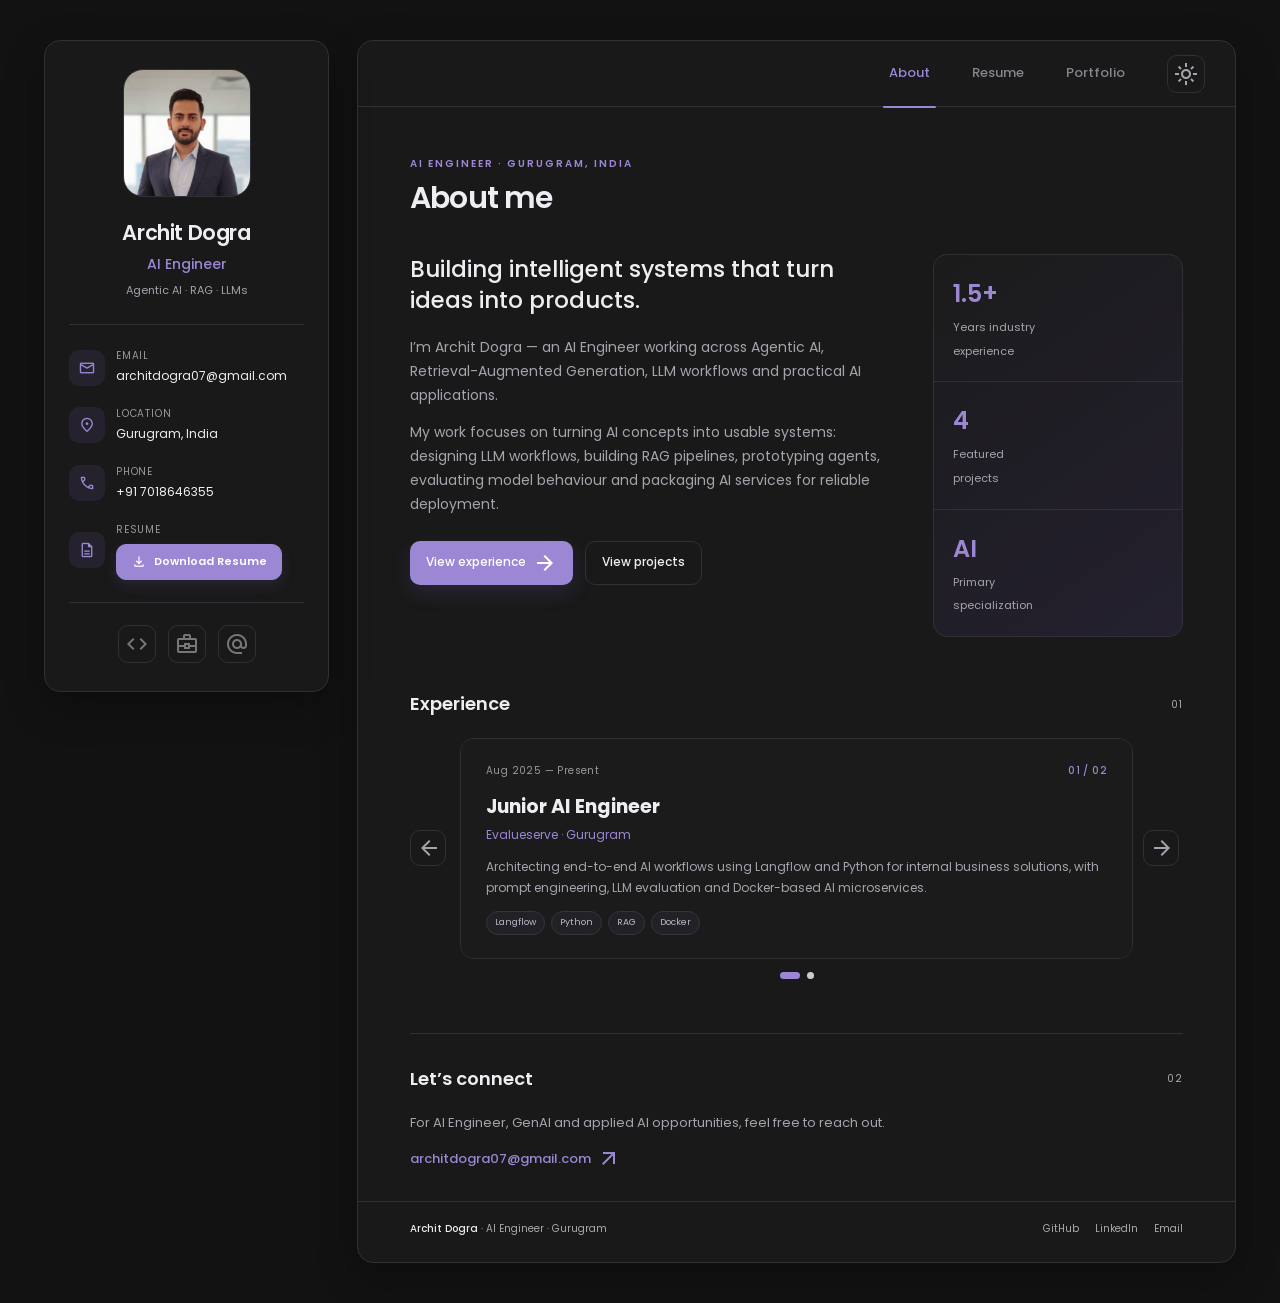
<file: index.html>
<!doctype html>
<html lang="en">
<head>
  <meta charset="UTF-8" />
  <meta name="viewport" content="width=device-width, initial-scale=1.0" />
  <title>Archit Dogra | AI Engineer</title>
  <meta name="description" content="Archit Dogra — AI Engineer focused on Agentic AI, RAG, LLM workflows and practical AI applications." />
  <link rel="preconnect" href="https://fonts.googleapis.com">
  <link rel="preconnect" href="https://fonts.gstatic.com" crossorigin>
  <link href="https://fonts.googleapis.com/css2?family=Poppins:wght@300;400;500;600&display=swap" rel="stylesheet">
  <link href="https://fonts.googleapis.com/icon?family=Material+Symbols+Outlined" rel="stylesheet">
  <link rel="stylesheet" href="style.css" />
</head>
<body>
<main>
  <aside class="sidebar" id="sidebar">
    <div class="sidebar-top">
      <figure class="avatar-box">
        <img src="assets/profile.jpg" alt="Archit Dogra" />
      </figure>
      <div class="identity">
        <h1>Archit Dogra</h1>
        <p>AI Engineer</p>
        <span>Agentic AI · RAG · LLMs</span>
      </div>
      <button class="contact-toggle" id="contactToggle" aria-expanded="false">
        <span>Show Contacts</span>
        <span class="material-symbols-outlined">expand_more</span>
      </button>
    </div>

    <div class="sidebar-details" id="sidebarDetails">
      <div class="separator"></div>
      <ul class="contact-list">
        <li>
          <span class="contact-icon material-symbols-outlined">mail</span>
          <div><small>Email</small><a href="mailto:architdogra07@gmail.com">architdogra07@gmail.com</a></div>
        </li>
        <li>
          <span class="contact-icon material-symbols-outlined">location_on</span>
          <div><small>Location</small><span>Gurugram, India</span></div>
        </li>
        <li>
          <span class="contact-icon material-symbols-outlined">phone</span>
          <div><small>Phone</small><a href="tel:+917018463655">+91 7018646355</a></div>
        </li>
        <li>
          <span class="contact-icon material-symbols-outlined">description</span>
          <div><small>Resume</small><a class="resume-btn" href="Archit_Dogra_Resume.pdf" target="_blank"><span class="material-symbols-outlined">download</span>Download Resume</a></div>
        </li>
      </ul>
      <div class="separator"></div>
      <div class="socials">
        <a href="https://github.com/Archit0720" target="_blank" aria-label="GitHub"><span class="material-symbols-outlined">code</span></a>
        <a href="https://www.linkedin.com/in/ad0720/" target="_blank" aria-label="LinkedIn"><span class="material-symbols-outlined">business_center</span></a>
        <a href="mailto:architdogra07@gmail.com" aria-label="Email"><span class="material-symbols-outlined">alternate_email</span></a>
      </div>
    </div>
  </aside>

  <section class="main-content">
    <nav class="navbar" aria-label="Primary navigation">
      <span class="navbar-indicator"></span>
      <button class="nav-link active" data-page="about">About</button>
      <button class="nav-link" data-page="resume">Resume</button>
      <button class="nav-link" data-page="portfolio">Portfolio</button>
      <button class="theme-toggle" id="themeToggle" aria-label="Toggle dark mode"><span class="material-symbols-outlined">dark_mode</span></button>
    </nav>

    <article class="page active" data-page-content="about">
      <header class="page-header"><p class="eyebrow">AI ENGINEER · GURUGRAM, INDIA</p><h2>About me</h2></header>
      <section class="about-intro">
        <div class="about-copy">
          <p class="lead">Building intelligent systems that turn ideas into products.</p>
          <p>I’m Archit Dogra — an AI Engineer working across Agentic AI, Retrieval-Augmented Generation, LLM workflows and practical AI applications.</p>
          <p>My work focuses on turning AI concepts into usable systems: designing LLM workflows, building RAG pipelines, prototyping agents, evaluating model behaviour and packaging AI services for reliable deployment.</p>
          <div class="cta-row">
            <button class="primary-btn" data-page-jump="resume">View experience <span class="material-symbols-outlined">arrow_forward</span></button>
            <button class="ghost-btn" data-page-jump="portfolio">View projects</button>
          </div>
        </div>
        <div class="stats-card">
          <div><strong>1.5+</strong><span>Years industry<br>experience</span></div>
          <div><strong>4</strong><span>Featured<br>projects</span></div>
          <div><strong>AI</strong><span>Primary<br>specialization</span></div>
        </div>
      </section>

      <section class="section-block home-experience">
        <div class="section-title-row"><h3>Experience</h3><span>01</span></div>
        <div class="experience-slider" id="experienceSlider">
          <button class="slider-btn prev" id="expPrev" aria-label="Previous experience"><span class="material-symbols-outlined">arrow_back</span></button>
          <div class="experience-viewport">
            <div class="experience-track">
              <article class="experience-slide">
                <div class="slide-meta"><span>Aug 2025 — Present</span><b>01 / 02</b></div>
                <h3>Junior AI Engineer</h3><p class="company">Evalueserve · Gurugram</p>
                <p>Architecting end-to-end AI workflows using Langflow and Python for internal business solutions, with prompt engineering, LLM evaluation and Docker-based AI microservices.</p>
                <div class="chips"><span>Langflow</span><span>Python</span><span>RAG</span><span>Docker</span></div>
              </article>
              <article class="experience-slide">
                <div class="slide-meta"><span>Feb 2025 — Jul 2025</span><b>02 / 02</b></div>
                <h3>AI Engineer Intern</h3><p class="company">Evalueserve</p>
                <p>Built internal AI tools and chatbots, rapidly prototyped LLM-based PoCs and gained hands-on exposure to Docker and Kubernetes.</p>
                <div class="chips"><span>LLMs</span><span>Python</span><span>Docker</span><span>Kubernetes</span></div>
              </article>
            </div>
          </div>
          <button class="slider-btn next" id="expNext" aria-label="Next experience"><span class="material-symbols-outlined">arrow_forward</span></button>
        </div>
        <div class="slider-dots" id="expDots"><button class="active" data-slide="0"></button><button data-slide="1"></button></div>
      </section>

      <section class="section-block compact-contact">
        <div class="section-title-row"><h3>Let’s connect</h3><span>02</span></div>
        <p>For AI Engineer, GenAI and applied AI opportunities, feel free to reach out.</p>
        <a class="email-link" href="mailto:architdogra07@gmail.com">architdogra07@gmail.com <span class="material-symbols-outlined">arrow_outward</span></a>
      </section>
    </article>

    <article class="page" data-page-content="resume">
      <header class="page-header"><p class="eyebrow">BACKGROUND · EXPERIENCE · SKILLS</p><h2>Resume</h2></header>
      <section class="section-block">
        <div class="section-title-row"><h3>Experience</h3><span>01</span></div>
        <div class="timeline">
          <div class="timeline-item"><div class="timeline-dot"></div><div class="timeline-date">Aug 2025 — Present</div><div class="timeline-content"><h4>Junior AI Engineer</h4><p class="company">Evalueserve · Gurugram</p><p>Architecting end-to-end AI workflows using Langflow and Python for internal business solutions. Working on prompt engineering, LLM evaluation pipelines and Docker-based AI microservice deployments.</p><div class="chips"><span>Langflow</span><span>Python</span><span>RAG</span><span>Docker</span><span>LLMs</span></div></div></div>
          <div class="timeline-item"><div class="timeline-dot"></div><div class="timeline-date">Feb 2025 — Jul 2025</div><div class="timeline-content"><h4>AI Engineer Intern</h4><p class="company">Evalueserve</p><p>Built internal AI tools and chatbots, rapidly prototyped LLM-based PoCs and gained hands-on exposure to Docker and Kubernetes.</p><div class="chips"><span>LLM</span><span>Python</span><span>Docker</span><span>Kubernetes</span></div></div></div>
        </div>
      </section>

      <section class="section-block education-block">
        <div class="section-title-row"><h3>Education</h3><span>02</span></div>
        <div class="education-list">
          <article class="education-item"><div class="education-year">2021 — 2025</div><div><h4>B.E. Computer Science Engineering — Hons.</h4><p>Chandigarh University · Specialization in Artificial Intelligence &amp; Machine Learning</p><strong>CGPA: 8.10 / 10</strong></div></article>
          <article class="education-item"><div class="education-year">2020</div><div><h4>Senior Secondary (Class 12)</h4><p>DAV Public School, Dehra, Himachal Pradesh · CBSE</p><strong>86%</strong></div></article>
          <article class="education-item"><div class="education-year">2018</div><div><h4>Secondary (Class 10)</h4><p>DAV Public School, Dehra, Himachal Pradesh · CBSE</p><strong>86.2%</strong></div></article>
        </div>
      </section>

      <section class="section-block skill-map-section">
        <div class="section-title-row"><h3>Skill map</h3><span>03</span></div>
        <p class="skill-hint">Hover a skill to see where I have used it.</p>
        <div class="skill-map">
          <div class="skill-category"><h4>Programming &amp; Data</h4><div class="skill-nodes">
            <span data-used="OmniMemory, ChatScope.AI, Persona &amp; NightVision.AI + workplace">Python</span><span data-used="Workplace">C++</span><span data-used="OmniMemory">TypeScript</span><span data-used="Workplace">JavaScript</span><span data-used="Workplace">SQL</span>
          </div></div>
          <div class="skill-category"><h4>Databases &amp; Developer Tools</h4><div class="skill-nodes">
            <span data-used="OmniMemory">React</span><span data-used="Workplace">PostgreSQL</span><span data-used="Workplace">pgvector</span><span data-used="OmniMemory">ChromaDB</span><span data-used="Workplace">MongoDB</span><span data-used="Workplace">Git</span><span data-used="Workplace + all portfolio projects">GitHub</span><span data-used="Workplace">Azure DevOps</span><span data-used="Workplace">Postman</span><span data-used="Workplace">Swagger</span>
          </div></div>
          <div class="skill-category"><h4>Agentic AI</h4><div class="skill-nodes">
            <span data-used="Workplace">Agentic AI</span><span data-used="OmniMemory, ChatScope.AI, Persona &amp; NightVision.AI">Generative AI</span><span data-used="OmniMemory">LangChain</span><span data-used="Workplace">LangGraph</span><span data-used="Workplace">Multi-Agent Systems</span><span data-used="Workplace">Agent Evaluation</span><span data-used="OmniMemory &amp; ChatScope.AI">RAG</span><span data-used="Workplace">MCP</span><span data-used="Workplace">LLMOps</span><span data-used="Workplace">Prompt Engineering</span><span data-used="Workplace">Context Engineering</span>
          </div></div>
          <div class="skill-category"><h4>Machine Learning</h4><div class="skill-nodes">
            <span data-used="Workplace">Deep Learning</span><span data-used="NightVision.AI">Computer Vision</span><span data-used="ChatScope.AI">NLP</span><span data-used="Workplace">Predictive Modeling</span><span data-used="Workplace">Feature Engineering</span><span data-used="Workplace">Scikit-learn</span><span data-used="Workplace">TensorFlow</span><span data-used="Workplace">PyTorch</span>
          </div></div>
          <div class="skill-category"><h4>Backend &amp; APIs</h4><div class="skill-nodes">
            <span data-used="OmniMemory">FastAPI</span><span data-used="Workplace">NestJS</span><span data-used="Workplace">Express.js</span><span data-used="Workplace">Node.js</span><span data-used="OmniMemory + workplace">REST APIs</span><span data-used="Workplace">SQLAlchemy</span>
          </div></div>
        </div>
      </section>
    </article>

    <article class="page" data-page-content="portfolio">
      <header class="page-header"><p class="eyebrow">SELECTED WORK</p><h2>Projects</h2></header>
      <section class="projects-grid">
        <article class="project-card"><div class="project-image"><img src="assets/omnimemory.png" alt="OmniMemory"/><a href="https://github.com/Archit0720/OmniMemory" target="_blank" class="project-arrow"><span class="material-symbols-outlined">arrow_outward</span></a></div><div class="project-body"><p class="project-number">01</p><h3>OmniMemory</h3><p>AI-powered knowledge management system with document ingestion, semantic search and contextual AI chat.</p><div class="chips"><span>Next.js</span><span>FastAPI</span><span>ChromaDB</span><span>Groq</span></div></div></article>
        <article class="project-card"><div class="project-image"><img src="assets/chatscope.png" alt="ChatScope.AI"/><a href="https://github.com/Archit0720/ChatScope.AI" target="_blank" class="project-arrow"><span class="material-symbols-outlined">arrow_outward</span></a></div><div class="project-body"><p class="project-number">02</p><h3>ChatScope.AI</h3><p>Privacy-first WhatsApp chat analyzer combining conversation analytics, semantic search and an optional LLM assistant.</p><div class="chips"><span>Python</span><span>Streamlit</span><span>TF-IDF</span><span>Groq</span></div></div></article>
        <article class="project-card"><div class="project-image"><img src="assets/persona.jpg" alt="Persona"/><a href="https://github.com/Archit0720/Custom-Agent-Chatbot" target="_blank" class="project-arrow"><span class="material-symbols-outlined">arrow_outward</span></a></div><div class="project-body"><p class="project-number">03</p><h3>Persona</h3><p>Character chat studio for creating context-aware fictional personalities, group conversations and autonomous debates.</p><div class="chips"><span>Groq</span><span>Python</span><span>Streamlit</span><span>Docker</span></div></div></article>
        <article class="project-card"><div class="project-image"><img src="assets/nightvision.png" alt="NightVision.AI"/><a href="https://github.com/Archit0720/NightVision.AI" target="_blank" class="project-arrow"><span class="material-symbols-outlined">arrow_outward</span></a></div><div class="project-body"><p class="project-number">04</p><h3>NightVision.AI</h3><p>Low-light enhancement and object detection system combining OpenCV, YOLOv8s and multimodal scene intelligence.</p><div class="chips"><span>OpenCV</span><span>YOLOv8</span><span>Groq Vision</span><span>Python</span></div></div></article>
      </section>
      <section class="contact-strip"><div><p class="eyebrow">HAVE A ROLE OR PROJECT?</p><h3>Let’s build something useful.</h3></div><a href="mailto:architdogra07@gmail.com" class="primary-btn">Contact me <span class="material-symbols-outlined">arrow_outward</span></a></section>
    </article>

    <footer><div><strong>Archit Dogra</strong><span> · AI Engineer · Gurugram</span></div><div class="footer-links"><a href="https://github.com/Archit0720" target="_blank">GitHub</a><a href="https://www.linkedin.com/in/ad0720/" target="_blank">LinkedIn</a><a href="mailto:architdogra07@gmail.com">Email</a></div></footer>
  </section>
</main>
<script src="script.js"></script>
</body>
</html>
</file>
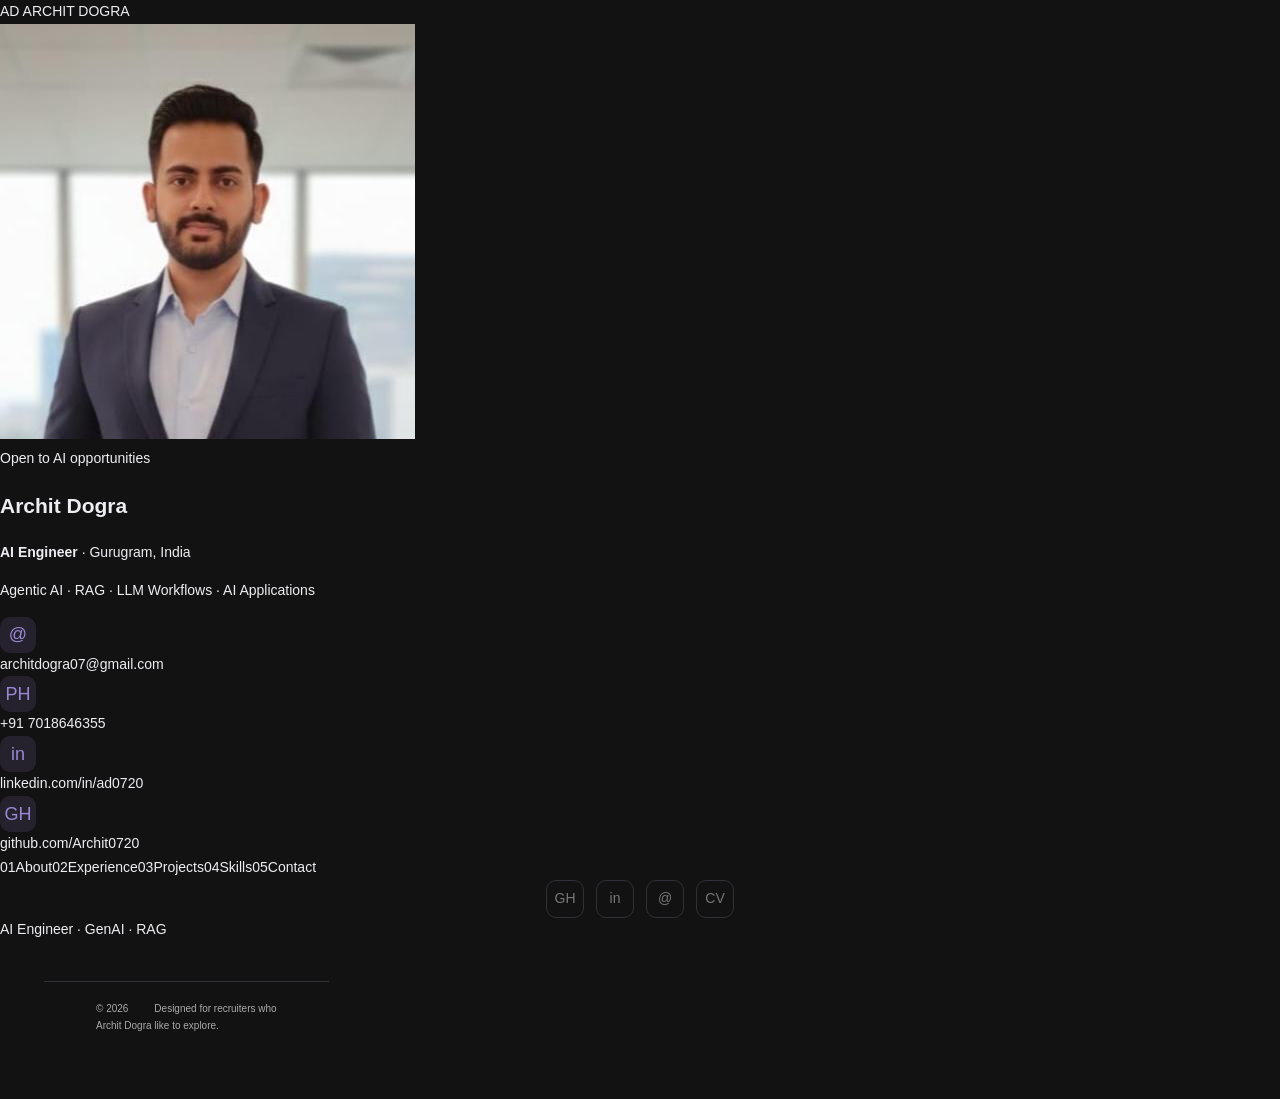
<file: contact.html>
<!DOCTYPE html><html lang="en"><head><meta charset="UTF-8"><meta name="viewport" content="width=device-width,initial-scale=1.0"><meta name="description" content="Contact Archit Dogra, AI Engineer."><title>Contact — Archit Dogra</title><link rel="icon" href="assets/profile.jpg"><link rel="stylesheet" href="style.css"></head><body class="page-enter"><div class="noise"></div><div class="cursor-glow"></div><aside class="side"><div class="side-glow"></div><a class="side-brand" href="index.html"><span class="mark">AD</span> ARCHIT DOGRA</a><div class="profile"><div class="profile-frame"><img src="assets/profile.jpg" alt="Archit Dogra"><div class="status"><i></i> Open to AI opportunities</div></div></div><div class="side-info"><h1>Archit Dogra</h1><div class="side-role"><b>AI Engineer</b> · Gurugram, India</div></div><p class="side-copy">Agentic AI · RAG · LLM Workflows · AI Applications</p><div class="side-contact"><a href="mailto:architdogra07@gmail.com"><span class="contact-icon">@</span>architdogra07@gmail.com</a><a href="tel:+917018646355"><span class="contact-icon">PH</span>+91 7018646355</a><a href="https://www.linkedin.com/in/ad0720/" target="_blank" rel="noreferrer"><span class="contact-icon">in</span>linkedin.com/in/ad0720</a><a href="https://github.com/Archit0720" target="_blank" rel="noreferrer"><span class="contact-icon">GH</span>github.com/Archit0720</a></div><nav class="side-nav"><a href="index.html"><span>01</span>About</a><a href="experience.html"><span>02</span>Experience</a><a href="projects.html"><span>03</span>Projects</a><a href="skills.html"><span>04</span>Skills</a><a href="contact.html"><span>05</span>Contact</a></nav><div class="side-bottom"><div class="socials"><a class="social" href="https://github.com/Archit0720" target="_blank" rel="noreferrer">GH</a><a class="social" href="https://www.linkedin.com/in/ad0720/" target="_blank" rel="noreferrer">in</a><a class="social" href="mailto:architdogra07@gmail.com">@</a><a class="social" href="Archit_Dogra_Resume.pdf" target="_blank">CV</a></div><div class="availability"><i></i> AI Engineer · GenAI · RAG</div></div></aside><main class="main"><section class="page"><header class="page-head reveal"><div class="kicker">05 · Contact</div><h1 class="page-title">Let’s talk about <span class="grad">AI.</span></h1><p class="page-sub">If you’re hiring for AI Engineer, GenAI, RAG or LLM application roles, I’d be glad to discuss the problem, team and role.</p></header><div class="contact-card reveal"><h2>Build something useful.</h2><p>For the quickest response, use email. LinkedIn works well for professional conversations and opportunities.</p><div class="contact-grid"><a class="contact-link" href="mailto:architdogra07@gmail.com"><div><small>Email</small><b>architdogra07@gmail.com</b></div><span>↗</span></a><a class="contact-link" href="https://www.linkedin.com/in/ad0720/" target="_blank" rel="noreferrer"><div><small>LinkedIn</small><b>linkedin.com/in/ad0720</b></div><span>↗</span></a><a class="contact-link" href="https://github.com/Archit0720" target="_blank" rel="noreferrer"><div><small>GitHub</small><b>github.com/Archit0720</b></div><span>↗</span></a><a class="contact-link" href="Archit_Dogra_Resume.pdf" target="_blank"><div><small>Resume</small><b>View / download PDF</b></div><span>↓</span></a></div></div><div class="rule"></div><div class="about-grid"><div class="mini-card reveal"><b>AI</b><span>Agentic AI · RAG · LLM workflows · Vision</span></div><div class="mini-card reveal delay1"><b>Gurugram</b><span>India · open to relevant AI engineering opportunities</span></div></div></section><footer class="footer"><span>© 2026 Archit Dogra</span><span>Designed for recruiters who like to explore.</span></footer></main><script src="script.js"></script></body></html>
</file>
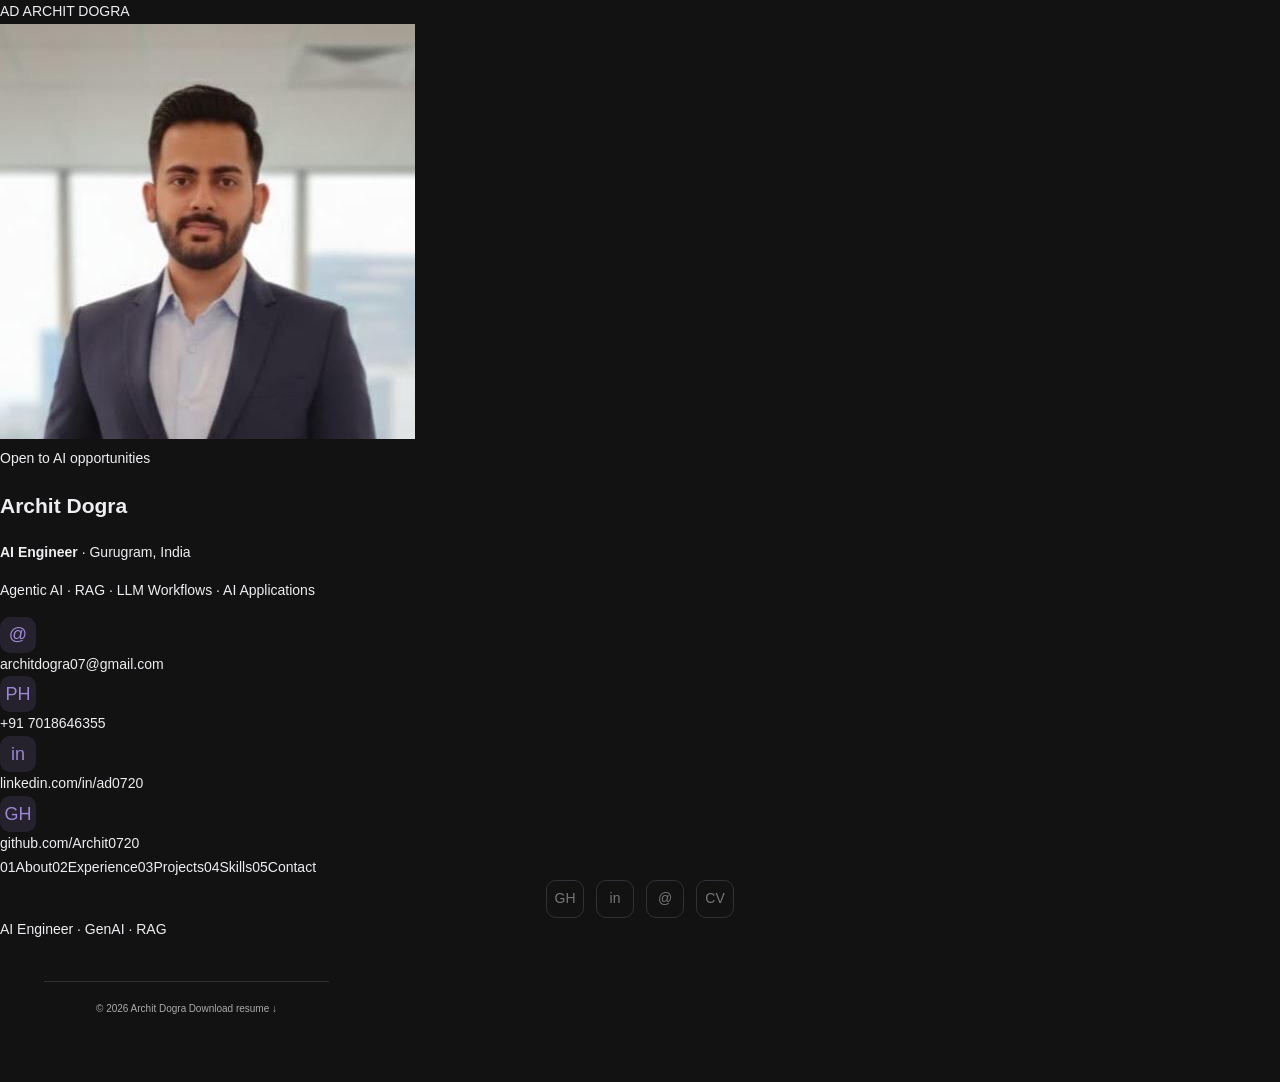
<file: experience.html>
<!DOCTYPE html><html lang="en"><head><meta charset="UTF-8"><meta name="viewport" content="width=device-width,initial-scale=1.0"><meta name="description" content="Archit Dogra — professional experience and education."><title>Experience — Archit Dogra</title><link rel="icon" href="assets/profile.jpg"><link rel="stylesheet" href="style.css"></head><body class="page-enter"><div class="noise"></div><div class="cursor-glow"></div><aside class="side"><div class="side-glow"></div><a class="side-brand" href="index.html"><span class="mark">AD</span> ARCHIT DOGRA</a><div class="profile"><div class="profile-frame"><img src="assets/profile.jpg" alt="Archit Dogra"><div class="status"><i></i> Open to AI opportunities</div></div></div><div class="side-info"><h1>Archit Dogra</h1><div class="side-role"><b>AI Engineer</b> · Gurugram, India</div></div><p class="side-copy">Agentic AI · RAG · LLM Workflows · AI Applications</p><div class="side-contact"><a href="mailto:architdogra07@gmail.com"><span class="contact-icon">@</span>architdogra07@gmail.com</a><a href="tel:+917018646355"><span class="contact-icon">PH</span>+91 7018646355</a><a href="https://www.linkedin.com/in/ad0720/" target="_blank" rel="noreferrer"><span class="contact-icon">in</span>linkedin.com/in/ad0720</a><a href="https://github.com/Archit0720" target="_blank" rel="noreferrer"><span class="contact-icon">GH</span>github.com/Archit0720</a></div><nav class="side-nav"><a href="index.html"><span>01</span>About</a><a href="experience.html"><span>02</span>Experience</a><a href="projects.html"><span>03</span>Projects</a><a href="skills.html"><span>04</span>Skills</a><a href="contact.html"><span>05</span>Contact</a></nav><div class="side-bottom"><div class="socials"><a class="social" href="https://github.com/Archit0720" target="_blank" rel="noreferrer">GH</a><a class="social" href="https://www.linkedin.com/in/ad0720/" target="_blank" rel="noreferrer">in</a><a class="social" href="mailto:architdogra07@gmail.com">@</a><a class="social" href="Archit_Dogra_Resume.pdf" target="_blank">CV</a></div><div class="availability"><i></i> AI Engineer · GenAI · RAG</div></div></aside><main class="main"><section class="page"><header class="page-head reveal"><div class="kicker">02 · Career timeline</div><h1 class="page-title">Experience, <span class="grad">without the resume wall.</span></h1><p class="page-sub">A structured view of the work and education that shaped my current focus in AI engineering.</p></header><div class="exp-list"><article class="exp-item reveal"><div class="exp-year">AUG 2025 — NOW</div><div class="exp-node"></div><div class="exp-card"><span class="label">Professional</span><h2>Junior AI Engineer</h2><h3>Evalueserve · Gurugram, India</h3><div class="chips"><span class="chip">Python</span><span class="chip">Langflow</span><span class="chip">LLM Workflows</span><span class="chip">Docker</span><span class="chip">Prompt Engineering</span></div><ul><li>Architect end-to-end AI workflows using Langflow and Python for internal business solutions.</li><li>Design prompt engineering strategies and LLM evaluation workflows focused on response quality and hallucination reduction.</li><li>Work with Docker-based deployments for AI microservices and production updates.</li></ul></div></article><article class="exp-item reveal"><div class="exp-year">FEB 2025 — JUL 2025</div><div class="exp-node"></div><div class="exp-card"><span class="label">Internship</span><h2>AI Engineer Intern</h2><h3>Evalueserve · Gurugram, India</h3><div class="chips"><span class="chip">Python</span><span class="chip">LLM Frameworks</span><span class="chip">Docker</span><span class="chip">Kubernetes</span></div><ul><li>Built internal AI tools and chatbots.</li><li>Rapidly prototyped AI proof-of-concepts using multiple LLM frameworks.</li><li>Built foundational exposure to Docker and Kubernetes while working around AI application deployments.</li></ul></div></article></div><div class="rule"></div><div class="about-grid"><div class="mini-card reveal"><b>86%</b><span>Senior Secondary · CBSE · DAV Public School</span></div><div class="mini-card reveal delay1"><b>86.2%</b><span>Secondary · CBSE · DAV Public School</span></div></div></section><footer class="footer"><span>© 2026 Archit Dogra</span><a href="Archit_Dogra_Resume.pdf" target="_blank">Download resume ↓</a></footer></main><script src="script.js"></script></body></html>
</file>
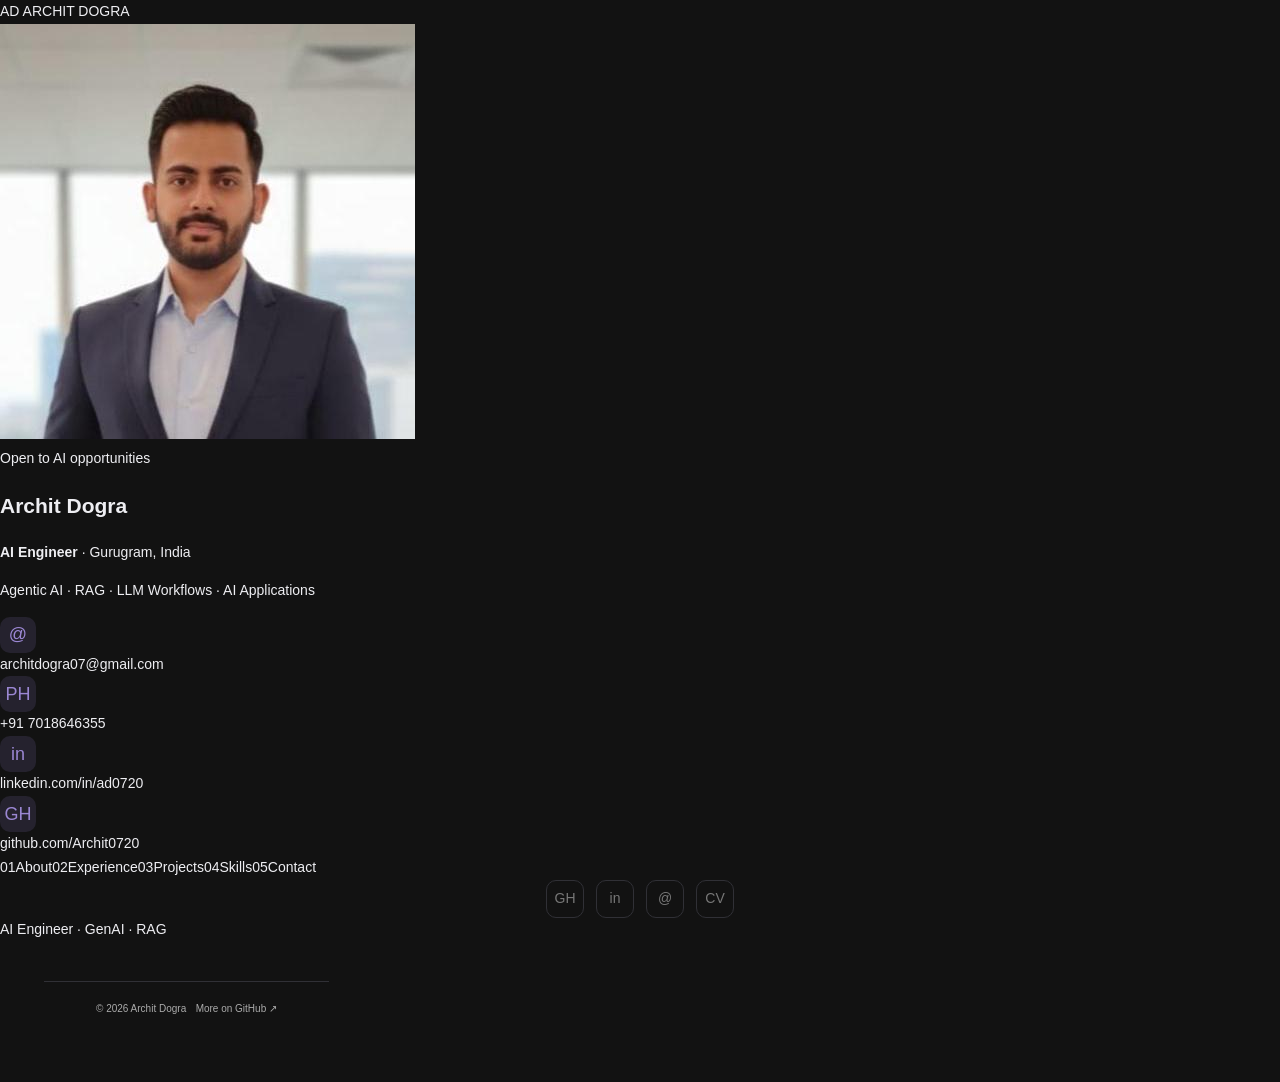
<file: projects.html>
<!DOCTYPE html><html lang="en"><head><meta charset="UTF-8"><meta name="viewport" content="width=device-width,initial-scale=1.0"><meta name="description" content="Archit Dogra — selected AI projects."><title>Projects — Archit Dogra</title><link rel="icon" href="assets/profile.jpg"><link rel="stylesheet" href="style.css"></head><body class="page-enter"><div class="noise"></div><div class="cursor-glow"></div><aside class="side"><div class="side-glow"></div><a class="side-brand" href="index.html"><span class="mark">AD</span> ARCHIT DOGRA</a><div class="profile"><div class="profile-frame"><img src="assets/profile.jpg" alt="Archit Dogra"><div class="status"><i></i> Open to AI opportunities</div></div></div><div class="side-info"><h1>Archit Dogra</h1><div class="side-role"><b>AI Engineer</b> · Gurugram, India</div></div><p class="side-copy">Agentic AI · RAG · LLM Workflows · AI Applications</p><div class="side-contact"><a href="mailto:architdogra07@gmail.com"><span class="contact-icon">@</span>architdogra07@gmail.com</a><a href="tel:+917018646355"><span class="contact-icon">PH</span>+91 7018646355</a><a href="https://www.linkedin.com/in/ad0720/" target="_blank" rel="noreferrer"><span class="contact-icon">in</span>linkedin.com/in/ad0720</a><a href="https://github.com/Archit0720" target="_blank" rel="noreferrer"><span class="contact-icon">GH</span>github.com/Archit0720</a></div><nav class="side-nav"><a href="index.html"><span>01</span>About</a><a href="experience.html"><span>02</span>Experience</a><a href="projects.html"><span>03</span>Projects</a><a href="skills.html"><span>04</span>Skills</a><a href="contact.html"><span>05</span>Contact</a></nav><div class="side-bottom"><div class="socials"><a class="social" href="https://github.com/Archit0720" target="_blank" rel="noreferrer">GH</a><a class="social" href="https://www.linkedin.com/in/ad0720/" target="_blank" rel="noreferrer">in</a><a class="social" href="mailto:architdogra07@gmail.com">@</a><a class="social" href="Archit_Dogra_Resume.pdf" target="_blank">CV</a></div><div class="availability"><i></i> AI Engineer · GenAI · RAG</div></div></aside><main class="main"><section class="page"><header class="page-head reveal"><div class="kicker">03 · Selected projects</div><h1 class="page-title">Selected <span class="grad">projects.</span></h1><p class="page-sub">A selection of AI products and experiments across retrieval, memory, multimodal intelligence, analytics and character-driven interaction.</p></header><div class="projects-grid"><article class="project reveal"><div class="project-img"><img src="assets/omnimemory.png" alt="OmniMemory"></div><div class="project-body"><div class="project-meta"><span>01 · Knowledge / RAG</span><a href="https://github.com/Archit0720/OmniMemory" target="_blank">GitHub ↗</a></div><h2>OmniMemory</h2><p>AI-powered knowledge management — upload documents, generate summaries and topics, search semantically, and chat with a personal knowledge base.</p><div class="chips"><span class="chip">Next.js</span><span class="chip">FastAPI</span><span class="chip">ChromaDB</span><span class="chip">Groq</span><span class="chip">LangChain</span></div></div><span class="project-arrow">↗</span></article><article class="project reveal delay1"><div class="project-img"><img src="assets/chatscope.png" alt="ChatScope.AI"></div><div class="project-body"><div class="project-meta"><span>02 · NLP / Analytics</span><a href="https://github.com/Archit0720/ChatScope.AI" target="_blank">GitHub ↗</a></div><h2>ChatScope.AI</h2><p>Privacy-first WhatsApp chat analytics with activity insights, word clouds, local TF-IDF semantic search and an optional Groq assistant.</p><div class="chips"><span class="chip">Python</span><span class="chip">Streamlit</span><span class="chip">TF-IDF</span><span class="chip">Groq</span></div></div><span class="project-arrow">↗</span></article><article class="project reveal"><div class="project-img"><img src="assets/persona.jpg" alt="Persona"></div><div class="project-body"><div class="project-meta"><span>03 · Character AI</span><a href="https://github.com/Archit0720/Custom-Agent-Chatbot" target="_blank">GitHub ↗</a></div><h2>Persona</h2><p>AI Character Chat Studio for creating fictional personalities with context-aware responses, character consistency, group chats and autonomous conversations.</p><div class="chips"><span class="chip">Python</span><span class="chip">Streamlit</span><span class="chip">Groq</span><span class="chip">Docker</span></div></div><span class="project-arrow">↗</span></article><article class="project reveal delay1"><div class="project-img"><img src="assets/nightvision.png" alt="NightVision AI"></div><div class="project-body"><div class="project-meta"><span>04 · Vision / Multimodal</span><a href="https://github.com/Archit0720/NightVision.AI" target="_blank">GitHub ↗</a></div><h2>NightVision.AI</h2><p>Hybrid low-light enhancement and scene intelligence combining OpenCV enhancement, YOLOv8s object detection and multimodal reasoning.</p><div class="chips"><span class="chip">OpenCV</span><span class="chip">YOLOv8s</span><span class="chip">Groq Vision</span><span class="chip">Python</span></div></div><span class="project-arrow">↗</span></article></div></section><footer class="footer"><span>© 2026 Archit Dogra</span><a href="https://github.com/Archit0720" target="_blank">More on GitHub ↗</a></footer></main><script src="script.js"></script></body></html>
</file>
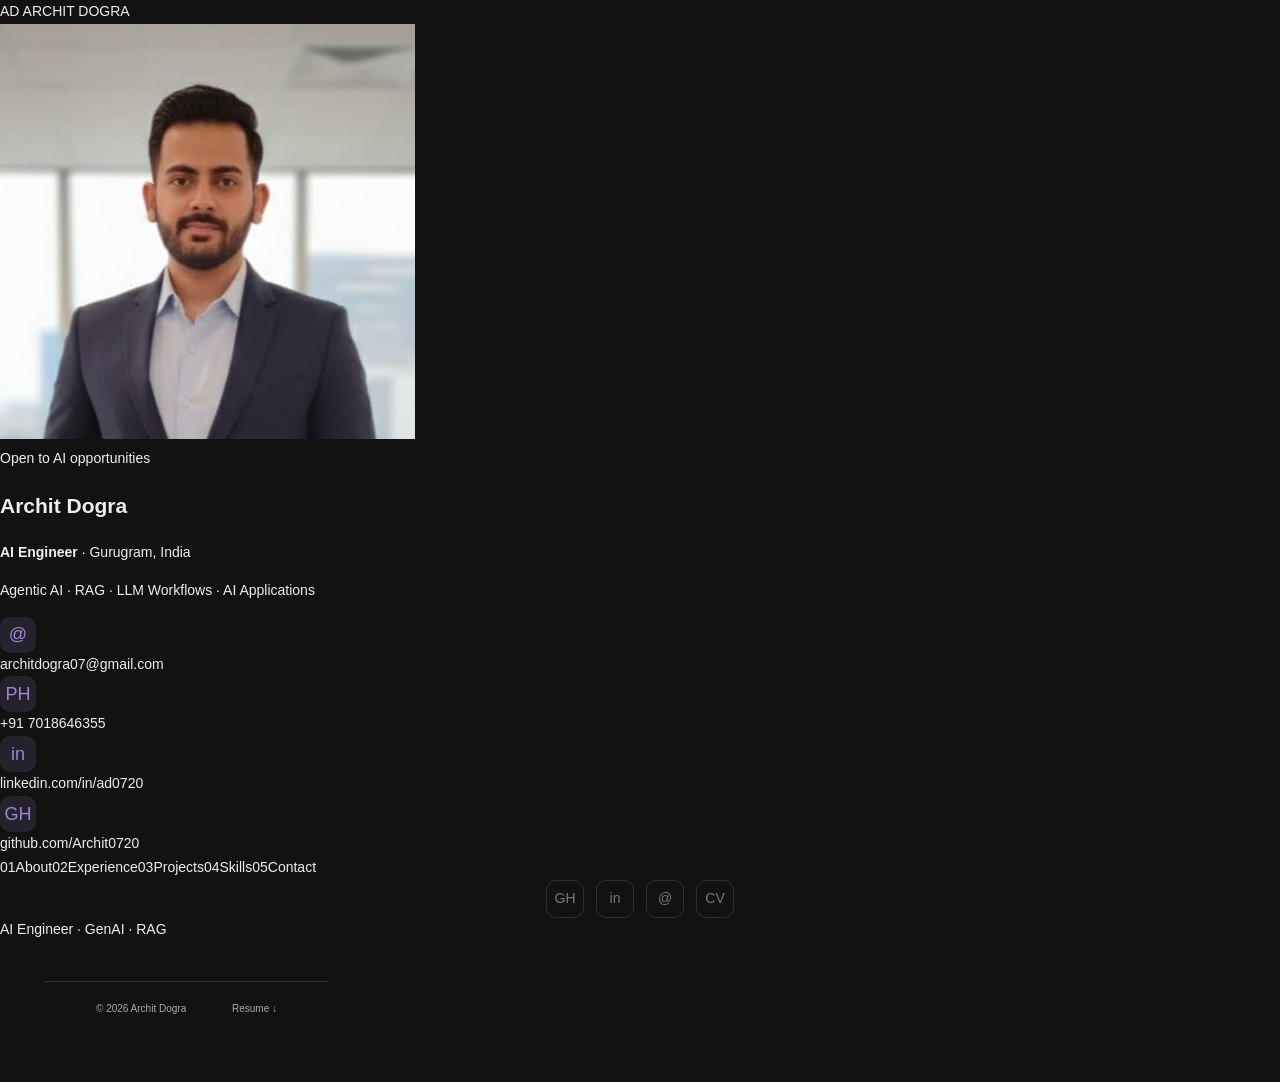
<file: skills.html>
<!DOCTYPE html><html lang="en"><head><meta charset="UTF-8"><meta name="viewport" content="width=device-width,initial-scale=1.0"><meta name="description" content="Archit Dogra — technical skills."><title>Skills — Archit Dogra</title><link rel="icon" href="assets/profile.jpg"><link rel="stylesheet" href="style.css"></head><body class="page-enter"><div class="noise"></div><div class="cursor-glow"></div><aside class="side"><div class="side-glow"></div><a class="side-brand" href="index.html"><span class="mark">AD</span> ARCHIT DOGRA</a><div class="profile"><div class="profile-frame"><img src="assets/profile.jpg" alt="Archit Dogra"><div class="status"><i></i> Open to AI opportunities</div></div></div><div class="side-info"><h1>Archit Dogra</h1><div class="side-role"><b>AI Engineer</b> · Gurugram, India</div></div><p class="side-copy">Agentic AI · RAG · LLM Workflows · AI Applications</p><div class="side-contact"><a href="mailto:architdogra07@gmail.com"><span class="contact-icon">@</span>architdogra07@gmail.com</a><a href="tel:+917018646355"><span class="contact-icon">PH</span>+91 7018646355</a><a href="https://www.linkedin.com/in/ad0720/" target="_blank" rel="noreferrer"><span class="contact-icon">in</span>linkedin.com/in/ad0720</a><a href="https://github.com/Archit0720" target="_blank" rel="noreferrer"><span class="contact-icon">GH</span>github.com/Archit0720</a></div><nav class="side-nav"><a href="index.html"><span>01</span>About</a><a href="experience.html"><span>02</span>Experience</a><a href="projects.html"><span>03</span>Projects</a><a href="skills.html"><span>04</span>Skills</a><a href="contact.html"><span>05</span>Contact</a></nav><div class="side-bottom"><div class="socials"><a class="social" href="https://github.com/Archit0720" target="_blank" rel="noreferrer">GH</a><a class="social" href="https://www.linkedin.com/in/ad0720/" target="_blank" rel="noreferrer">in</a><a class="social" href="mailto:architdogra07@gmail.com">@</a><a class="social" href="Archit_Dogra_Resume.pdf" target="_blank">CV</a></div><div class="availability"><i></i> AI Engineer · GenAI · RAG</div></div></aside><main class="main"><section class="page"><header class="page-head reveal"><div class="kicker">04 · Technical toolkit</div><h1 class="page-title">Skills as a <span class="grad">linked list.</span></h1><p class="page-sub">A visual map of the technologies I use around AI application development, retrieval, LLM workflows and supporting engineering.</p></header><div class="skill-intro"><div class="reveal"><div class="skill-box"><h3>Core focus</h3><p>Agentic AI · RAG · Prompt Engineering · LLM Evaluation · Computer Vision · AI Microservices</p></div><div class="skill-groups"><div class="skill-box"><h3>AI / ML</h3><p>Agentic AI, RAG, Prompt Engineering, LLM Evaluation, Computer Vision, Machine Learning</p></div><div class="skill-box"><h3>Engineering</h3><p>Python, SQL, FastAPI, Flask, Docker, Git, MySQL, REST APIs</p></div></div></div><div class="linked-list reveal delay1"><div class="skill-node"><div class="node-dot">01</div><a><span class="skill-name">Python</span><span class="skill-kind">Core language</span></a></div><div class="skill-node"><div class="node-dot">02</div><a><span class="skill-name">RAG</span><span class="skill-kind">Retrieval systems</span></a></div><div class="skill-node"><div class="node-dot">03</div><a><span class="skill-name">Agentic AI</span><span class="skill-kind">LLM systems</span></a></div><div class="skill-node"><div class="node-dot">04</div><a><span class="skill-name">Langflow</span><span class="skill-kind">Workflow orchestration</span></a></div><div class="skill-node"><div class="node-dot">05</div><a><span class="skill-name">LangChain</span><span class="skill-kind">LLM framework</span></a></div><div class="skill-node"><div class="node-dot">06</div><a><span class="skill-name">FastAPI</span><span class="skill-kind">AI backend</span></a></div><div class="skill-node"><div class="node-dot">07</div><a><span class="skill-name">Docker</span><span class="skill-kind">Deployment</span></a></div><div class="skill-node"><div class="node-dot">08</div><a><span class="skill-name">ChromaDB</span><span class="skill-kind">Vector database</span></a></div><div class="skill-node"><div class="node-dot">09</div><a><span class="skill-name">OpenCV · YOLO</span><span class="skill-kind">Computer vision</span></a></div><div class="skill-node"><div class="node-dot">10</div><a><span class="skill-name">SQL · Git</span><span class="skill-kind">Foundations</span></a></div></div></div></section><footer class="footer"><span>© 2026 Archit Dogra</span><a href="Archit_Dogra_Resume.pdf" target="_blank">Resume ↓</a></footer></main><script src="script.js"></script></body></html>
</file>
<file: style.css>
:root{--bg:#f7f7fa;--card:#fff;--text:#202124;--muted:#6f7078;--line:#e4e3ea;--accent:#695aa6;--accent-2:#8172c1;--soft:#f0edf9;--shadow:0 12px 35px rgba(32,28,58,.08);--radius:16px}*{box-sizing:border-box}html{scroll-behavior:smooth}body{margin:0;background:var(--bg);color:var(--text);font-family:Poppins,Arial,sans-serif;font-size:14px;line-height:1.7}button,a{font:inherit}button{border:0;background:none;cursor:pointer}a{color:inherit;text-decoration:none}main{max-width:1240px;margin:40px auto;display:grid;grid-template-columns:285px minmax(0,1fr);gap:28px;padding:0 24px}.sidebar{position:sticky;top:40px;align-self:start;background:var(--card);border:1px solid var(--line);border-radius:var(--radius);padding:28px 24px;box-shadow:var(--shadow)}.sidebar-top{text-align:center}.avatar-box{width:128px;height:128px;margin:0 auto 18px;border-radius:20px;overflow:hidden;border:1px solid var(--line);background:var(--soft)}.avatar-box img{width:100%;height:100%;object-fit:cover;display:block}.identity h1{font-size:21px;margin:0;font-weight:600;letter-spacing:-.4px}.identity p{margin:2px 0;color:var(--accent);font-weight:500}.identity span{font-size:11px;color:var(--muted)}.contact-toggle{display:none}.sidebar-details{display:block}.separator{height:1px;background:var(--line);margin:22px 0}.contact-list{padding:0;margin:0;list-style:none;display:grid;gap:17px}.contact-list li{display:grid;grid-template-columns:36px 1fr;gap:11px;align-items:center}.contact-icon{width:36px;height:36px;display:grid;place-items:center;border-radius:10px;background:var(--soft);color:var(--accent);font-size:18px}.contact-list small{display:block;font-size:10px;color:#999;text-transform:uppercase;letter-spacing:.8px}.contact-list a,.contact-list li>div>span{font-size:12px;color:var(--text);word-break:break-word}.contact-list a:hover{color:var(--accent)}.socials{display:flex;justify-content:center;gap:12px}.socials a{width:38px;height:38px;display:grid;place-items:center;border:1px solid var(--line);border-radius:10px;color:#777;transition:.25s}.socials a:hover{color:var(--accent);border-color:var(--accent);transform:translateY(-3px);background:var(--soft)}.main-content{min-width:0;background:var(--card);border:1px solid var(--line);border-radius:var(--radius);box-shadow:var(--shadow);overflow:hidden}.navbar{height:66px;border-bottom:1px solid var(--line);display:flex;justify-content:flex-end;align-items:center;padding:0 30px;gap:30px;position:relative}.nav-link{height:66px;position:relative;color:#85858d;font-size:13px;font-weight:500;transition:.25s}.nav-link:hover,.nav-link.active{color:var(--accent)}.nav-link.active:after{content:"";position:absolute;left:0;right:0;bottom:-1px;height:2px;background:var(--accent);border-radius:3px}.page{display:none;padding:48px 52px 30px;animation:pageIn .35s ease}.page.active{display:block}@keyframes pageIn{from{opacity:0;transform:translateY(8px)}to{opacity:1;transform:none}}.page-header{margin-bottom:38px}.eyebrow{font-size:10px;letter-spacing:2px;color:var(--accent);font-weight:600;margin:0 0 8px}.page-header h2{font-size:30px;line-height:1.2;font-weight:600;margin:0;letter-spacing:-.8px}.about-intro{display:grid;grid-template-columns:1fr 250px;gap:38px;align-items:start}.about-copy{max-width:720px}.lead{font-size:23px;line-height:1.35;color:#2c2b31;font-weight:500;margin:0 0 20px}.about-copy p:not(.lead){color:var(--muted);margin:0 0 14px}.cta-row{display:flex;gap:12px;margin-top:24px}.primary-btn,.ghost-btn{display:inline-flex;align-items:center;gap:7px;padding:10px 16px;border-radius:10px;font-size:12px;font-weight:500;transition:.25s}.primary-btn{background:var(--accent);color:#fff;box-shadow:0 8px 20px rgba(105,90,166,.2)}.primary-btn:hover{background:#58498f;transform:translateY(-2px)}.ghost-btn{border:1px solid var(--line);color:var(--text)}.ghost-btn:hover{border-color:var(--accent);color:var(--accent);transform:translateY(-2px)}.stats-card{border:1px solid var(--line);border-radius:14px;background:linear-gradient(145deg,#fff,#f7f5fc);overflow:hidden}.stats-card div{padding:19px;border-bottom:1px solid var(--line)}.stats-card div:last-child{border-bottom:0}.stats-card strong{display:block;color:var(--accent);font-size:24px;font-weight:600}.stats-card span{font-size:11px;color:var(--muted);line-height:1.4}.section-block{margin-top:54px}.section-title-row{display:flex;justify-content:space-between;align-items:center;margin-bottom:18px}.section-title-row h3{font-size:18px;margin:0;font-weight:600}.section-title-row span{font-size:10px;color:#aaa;letter-spacing:1px}.capability-grid{display:grid;grid-template-columns:1fr 1fr;gap:12px}.capability{border:1px solid var(--line);border-radius:13px;padding:17px;display:flex;gap:14px;transition:.25s}.capability:hover{border-color:#c4bde0;transform:translateY(-3px);box-shadow:0 10px 22px rgba(105,90,166,.08)}.capability>.material-symbols-outlined{color:var(--accent);background:var(--soft);border-radius:10px;width:36px;height:36px;display:grid;place-items:center;font-size:19px;flex:none}.capability h4{margin:0 0 3px;font-size:13px}.capability p{margin:0;color:var(--muted);font-size:11px;line-height:1.55}.compact-contact{border-top:1px solid var(--line);padding-top:30px}.compact-contact p:not(.eyebrow){color:var(--muted);font-size:13px}.email-link{display:inline-flex;align-items:center;gap:6px;color:var(--accent);font-size:13px;font-weight:500}.email-link:hover{text-decoration:underline}.timeline{position:relative;margin-left:6px}.timeline:before{content:"";position:absolute;left:7px;top:8px;bottom:8px;width:1px;background:#d9d6e3}.timeline-item{position:relative;padding-left:32px;padding-bottom:34px}.timeline-item:last-child{padding-bottom:0}.timeline-dot{position:absolute;left:1px;top:7px;width:13px;height:13px;border-radius:50%;background:var(--accent);border:3px solid #eeeaf7;box-shadow:0 0 0 1px #cfc8e4}.timeline-date{font-size:10px;letter-spacing:.5px;color:#999;margin-bottom:5px}.timeline-content{border:1px solid var(--line);border-radius:13px;padding:18px 20px;transition:.25s}.timeline-content:hover{border-color:#c5bddf;box-shadow:0 10px 24px rgba(105,90,166,.07)}.timeline-content h4{margin:0;font-size:16px;font-weight:600}.company{color:var(--accent);font-size:12px;margin:2px 0 10px}.timeline-content>p:not(.company){color:var(--muted);font-size:12px;margin:0}.chips{display:flex;flex-wrap:wrap;gap:6px;margin-top:13px}.chips span{font-size:9px;color:#686575;border:1px solid #dedbe7;background:#faf9fc;border-radius:999px;padding:3px 8px}.skills-list{display:grid;gap:14px}.skill-group{border:1px solid var(--line);border-radius:13px;padding:17px 18px}.skill-group h4{margin:0 0 11px;color:var(--accent);font-size:11px;text-transform:uppercase;letter-spacing:1px}.skill-flow{display:flex;align-items:center;gap:8px;flex-wrap:wrap}.skill-flow span{font-size:11px;background:var(--soft);border:1px solid #e1dcef;padding:6px 10px;border-radius:8px;transition:.2s}.skill-flow span:hover{background:var(--accent);border-color:var(--accent);color:#fff;transform:translateY(-2px)}.skill-flow i{font-style:normal;color:#b1acba;font-size:12px}.projects-grid{display:grid;grid-template-columns:1fr 1fr;gap:18px}.project-card{border:1px solid var(--line);border-radius:14px;overflow:hidden;background:#fff;transition:.3s;display:flex;flex-direction:column}.project-card:hover{transform:translateY(-5px);border-color:#c2b9df;box-shadow:0 18px 35px rgba(105,90,166,.12)}.project-image{height:190px;background:#eee;position:relative;overflow:hidden}.project-image img{width:100%;height:100%;object-fit:cover;display:block;transition:.45s}.project-card:hover .project-image img{transform:scale(1.045)}.project-arrow{position:absolute;right:13px;top:13px;width:38px;height:38px;border-radius:10px;background:rgba(255,255,255,.92);color:var(--accent);display:grid;place-items:center;box-shadow:0 6px 16px rgba(0,0,0,.12);transition:.25s}.project-arrow:hover{background:var(--accent);color:#fff;transform:rotate(5deg)}.project-body{padding:18px 19px 20px;flex:1}.project-number{margin:0 0 3px;color:#aaa;font-size:9px;letter-spacing:1px}.project-body h3{margin:0 0 6px;font-size:18px}.project-body>p:not(.project-number){margin:0;color:var(--muted);font-size:11px;line-height:1.65}.contact-strip{margin-top:28px;border-radius:14px;background:linear-gradient(135deg,#f2effa,#fff);border:1px solid #e0dced;padding:22px 24px;display:flex;align-items:center;justify-content:space-between;gap:20px}.contact-strip h3{margin:0;font-size:19px;font-weight:500}footer{padding:18px 52px 25px;color:#aaa;font-size:10px;display:flex;justify-content:space-between;border-top:1px solid var(--line)}@media(max-width:900px){main{grid-template-columns:1fr;margin:20px auto;padding:0 14px}.sidebar{position:relative;top:0}.sidebar-details{display:none}.sidebar.open .sidebar-details{display:block}.contact-toggle{display:inline-flex;align-items:center;gap:4px;margin-top:15px;color:var(--accent);font-size:11px}.main-content{overflow:visible}.navbar{justify-content:center;gap:25px}.page{padding:35px 25px}.about-intro{grid-template-columns:1fr}.stats-card{display:grid;grid-template-columns:repeat(3,1fr)}.stats-card div{border-right:1px solid var(--line);border-bottom:0}.projects-grid{grid-template-columns:1fr 1fr}}@media(max-width:600px){body{font-size:13px}.page-header h2{font-size:26px}.lead{font-size:20px}.capability-grid,.projects-grid{grid-template-columns:1fr}.stats-card{grid-template-columns:1fr}.stats-card div{border-right:0;border-bottom:1px solid var(--line)}.stats-card div:last-child{border-bottom:0}.navbar{padding:0 15px;gap:18px}.nav-link{font-size:12px}.project-image{height:170px}.contact-strip{align-items:flex-start;flex-direction:column}footer{padding:18px 25px;gap:8px;flex-direction:column}}

/* v5 refinements: Aayush-inspired information architecture + Archit theme */
.theme-toggle{width:38px;height:38px;border:1px solid var(--line);border-radius:10px;color:var(--muted);display:grid;place-items:center;transition:.25s;margin-left:6px}.theme-toggle:hover{color:var(--accent);border-color:var(--accent);transform:translateY(-2px);background:var(--soft)}
body.dark{--bg:#121212;--card:#191919;--text:#eeeef2;--muted:#a4a4ad;--line:#303036;--accent:#9b87d3;--accent-2:#b1a0e4;--soft:#25222e;--shadow:0 14px 40px rgba(0,0,0,.28)}
body.dark .main-content,body.dark .sidebar{background:var(--card)}body.dark .lead,body.dark .page-header h2,body.dark .contact-list a,body.dark .contact-list li>div>span{color:var(--text)}body.dark .stats-card{background:linear-gradient(145deg,#1b1b1b,#24202f)}body.dark .project-card{background:#1b1b1b}body.dark .project-arrow{background:rgba(25,25,25,.9);color:var(--accent)}body.dark .chips span{background:#222126;color:#bbb6c8;border-color:#37333f}body.dark .experience-slide,body.dark .timeline-content,body.dark .skill-category,body.dark .education-item{background:#1b1b1b}
.home-experience{margin-top:52px}.experience-slider{display:grid;grid-template-columns:40px minmax(0,1fr) 40px;gap:10px;align-items:center}.experience-viewport{overflow:hidden;border:1px solid var(--line);border-radius:14px}.experience-track{display:flex;transition:transform .45s cubic-bezier(.2,.7,.2,1)}.experience-slide{min-width:100%;padding:23px 25px;background:linear-gradient(145deg,var(--card),var(--soft));min-height:215px}.experience-slide h3{font-size:19px;margin:0 0 2px}.experience-slide .company{margin-bottom:10px}.experience-slide>p:not(.company){font-size:12px;color:var(--muted);max-width:760px}.slide-meta{display:flex;justify-content:space-between;color:#999;font-size:10px;letter-spacing:.4px;margin-bottom:12px}.slide-meta b{color:var(--accent);font-weight:500}.slider-btn{width:36px;height:36px;border:1px solid var(--line);border-radius:10px;color:var(--muted);display:grid;place-items:center;transition:.25s}.slider-btn:hover{border-color:var(--accent);color:var(--accent);background:var(--soft);transform:translateY(-2px)}.slider-dots{display:flex;justify-content:center;gap:7px;margin-top:13px}.slider-dots button{width:7px;height:7px;border-radius:50%;background:#ccc;padding:0;transition:.25s}.slider-dots button.active{background:var(--accent);width:20px;border-radius:10px}.education-list{display:grid;gap:12px}.education-item{display:grid;grid-template-columns:120px 1fr;gap:22px;padding:18px 20px;border:1px solid var(--line);border-radius:13px;transition:.25s}.education-item:hover{border-color:#c4b9df;transform:translateY(-2px)}.education-year{font-size:11px;color:var(--accent);font-weight:600;padding-top:3px}.education-item h4{margin:0 0 4px;font-size:15px}.education-item p{margin:0;color:var(--muted);font-size:11px}.education-item strong{display:inline-block;margin-top:7px;color:var(--accent);font-size:11px}.skill-hint{margin:-7px 0 18px;color:var(--muted);font-size:11px}.skill-map{display:grid;gap:13px}.skill-category{border:1px solid var(--line);border-radius:13px;padding:17px 18px;background:var(--card)}.skill-category h4{font-size:11px;text-transform:uppercase;letter-spacing:1px;color:var(--accent);margin:0 0 12px}.skill-nodes{display:flex;flex-wrap:wrap;gap:9px}.skill-nodes span{position:relative;font-size:11px;padding:7px 10px;border:1px solid var(--line);border-radius:8px;background:var(--soft);cursor:default;transition:.2s}.skill-nodes span:hover{color:#fff;background:var(--accent);border-color:var(--accent);transform:translateY(-3px);box-shadow:0 8px 18px rgba(105,90,166,.18)}.skill-nodes span::after{content:attr(data-used);position:absolute;left:50%;bottom:calc(100% + 9px);transform:translate(-50%,5px);min-width:170px;max-width:250px;padding:8px 10px;border-radius:8px;background:#242329;color:#fff;font-size:10px;line-height:1.45;text-align:center;opacity:0;pointer-events:none;transition:.2s;z-index:20;box-shadow:0 10px 24px rgba(0,0,0,.18)}.skill-nodes span:hover::after{opacity:1;transform:translate(-50%,0)}footer{margin-top:auto;min-height:58px;align-items:center}footer strong{color:var(--text);font-weight:500}.footer-links{display:flex;gap:16px}.footer-links a{transition:.2s}.footer-links a:hover{color:var(--accent)}
.main-content{display:flex;flex-direction:column;min-height:calc(100vh - 80px)}.page{flex:1}
@media(max-width:900px){.main-content{min-height:0}.theme-toggle{margin-left:0}.experience-slider{grid-template-columns:34px minmax(0,1fr) 34px}.education-item{grid-template-columns:90px 1fr}}
@media(max-width:600px){.experience-slide{padding:19px;min-height:230px}.slide-meta{font-size:9px}.experience-slide h3{font-size:17px}.education-item{grid-template-columns:1fr;gap:5px}.skill-nodes span::after{left:0;transform:translate(0,5px)}.skill-nodes span:hover::after{transform:translate(0,0)}footer{font-size:10px}.footer-links{gap:10px}}

/* Final polish: resume CTA + theme-aware contact strip */
.resume-btn{display:inline-flex;align-items:center;justify-content:center;gap:7px;margin-top:5px;padding:9px 12px;border:1px solid var(--accent);border-radius:9px;background:var(--accent);color:#fff!important;font-size:11px!important;font-weight:500;transition:transform .25s ease,box-shadow .25s ease,background .25s ease,border-color .25s ease}.resume-btn .material-symbols-outlined{font-size:16px}.resume-btn:hover{background:var(--accent-2);border-color:var(--accent-2);transform:translateY(-2px);box-shadow:0 8px 18px rgba(105,90,166,.24);text-decoration:none}.contact-strip{background:linear-gradient(135deg,var(--soft),var(--card));border-color:var(--line);color:var(--text)}.contact-strip h3{color:var(--text)}body.dark .contact-strip{background:linear-gradient(135deg,#25222f,#1b1b1b);border-color:var(--line)}body.dark .resume-btn{box-shadow:0 8px 20px rgba(0,0,0,.28)}

/* v7 targeted fixes: make the sidebar resume action unmistakably a button and
   make the portfolio contact CTA follow the theme at the root level. */
.contact-list .resume-btn,
.contact-list li .resume-btn{
  display:inline-flex;
  width:max-content;
  align-items:center;
  justify-content:center;
  gap:7px;
  margin-top:6px;
  padding:9px 14px;
  border:1px solid var(--accent);
  border-radius:10px;
  background:var(--accent);
  color:#fff !important;
  font-size:11px !important;
  line-height:1.25;
  font-weight:600 !important;
  text-decoration:none !important;
  box-shadow:0 6px 14px rgba(105,90,166,.18);
  transition:transform .22s ease, background .22s ease, border-color .22s ease, box-shadow .22s ease;
}
.contact-list .resume-btn .material-symbols-outlined{font-size:16px;line-height:1}
.contact-list .resume-btn:hover{
  background:var(--accent-2);
  border-color:var(--accent-2);
  color:#fff !important;
  transform:translateY(-2px);
  box-shadow:0 10px 22px rgba(105,90,166,.28);
}
.contact-list .resume-btn:active{transform:translateY(0);box-shadow:0 4px 10px rgba(105,90,166,.18)}

html.dark .contact-strip,
body.dark .contact-strip{
  background:linear-gradient(135deg,var(--soft),var(--card)) !important;
  border-color:var(--line) !important;
  color:var(--text) !important;
}
html.dark .contact-strip h3,
body.dark .contact-strip h3{
  color:var(--text) !important;
}
html.dark .contact-strip .eyebrow,
body.dark .contact-strip .eyebrow{color:var(--accent) !important}
</file>
